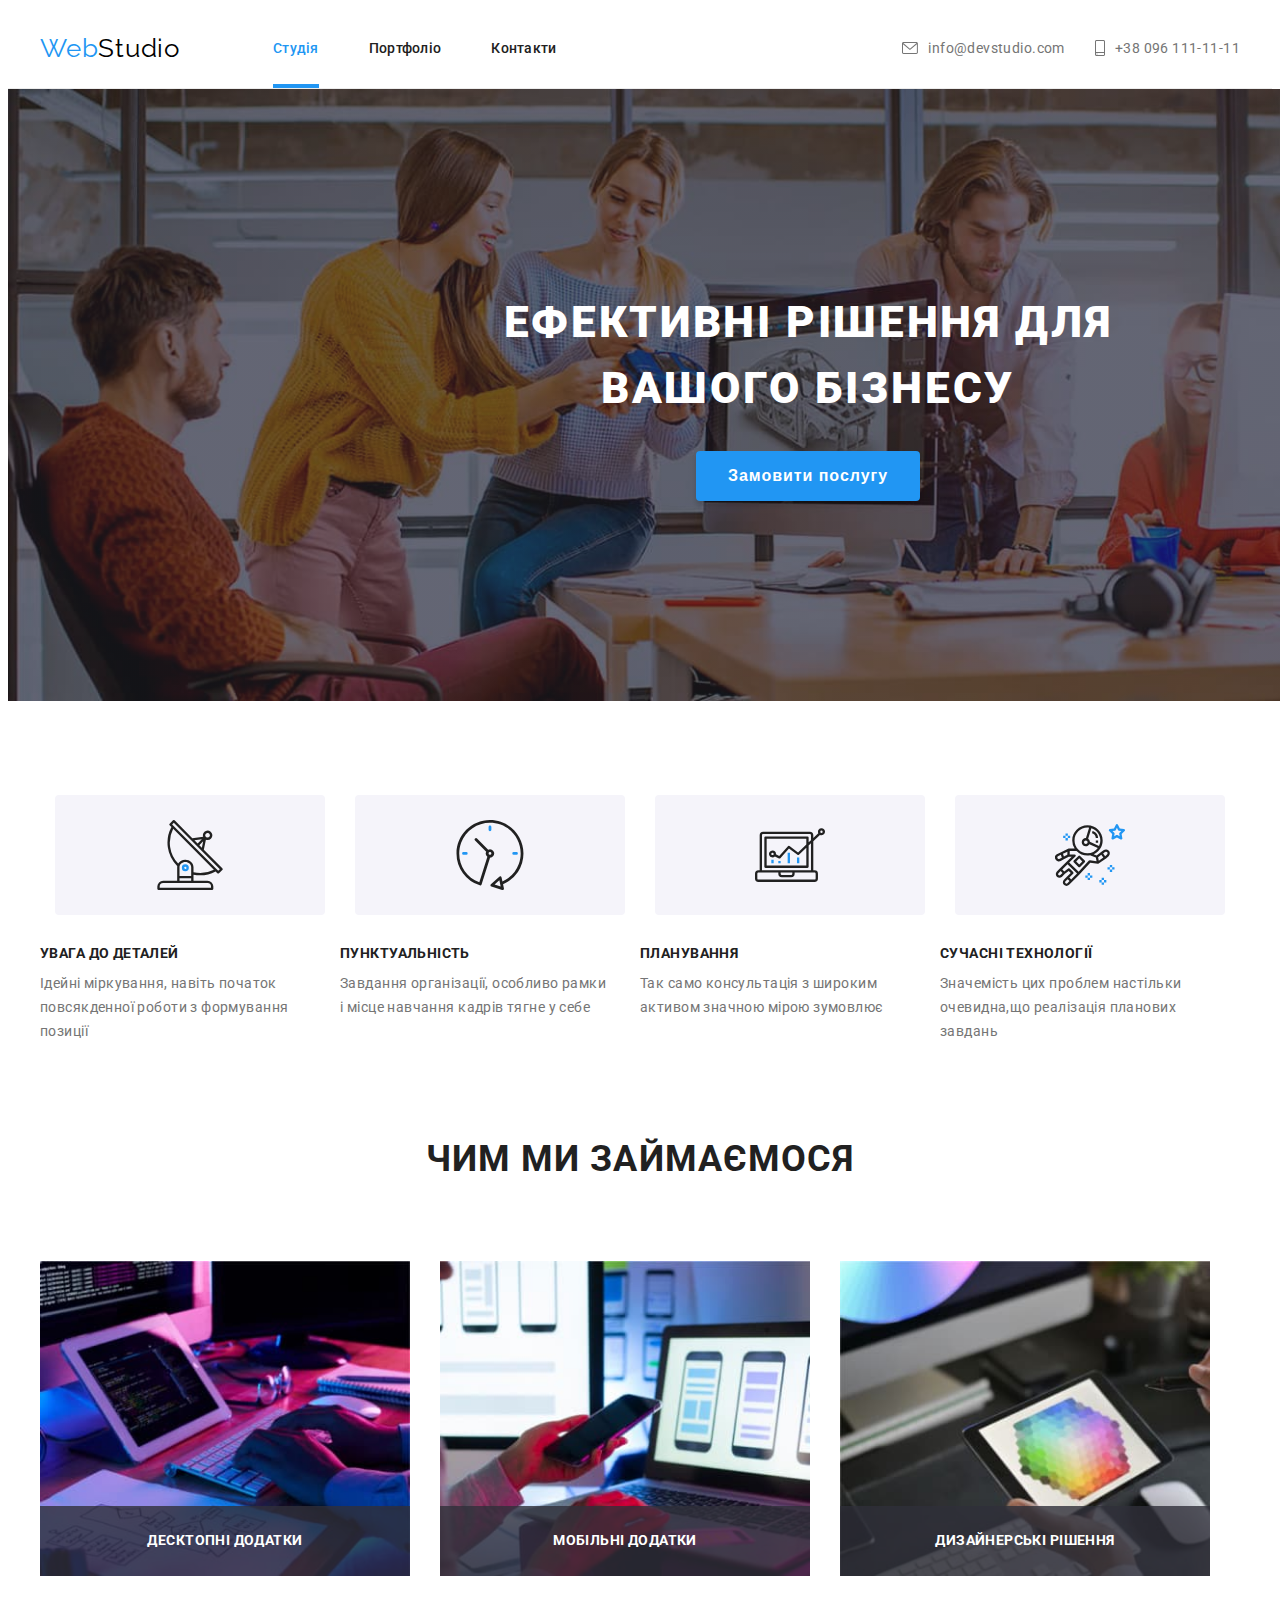
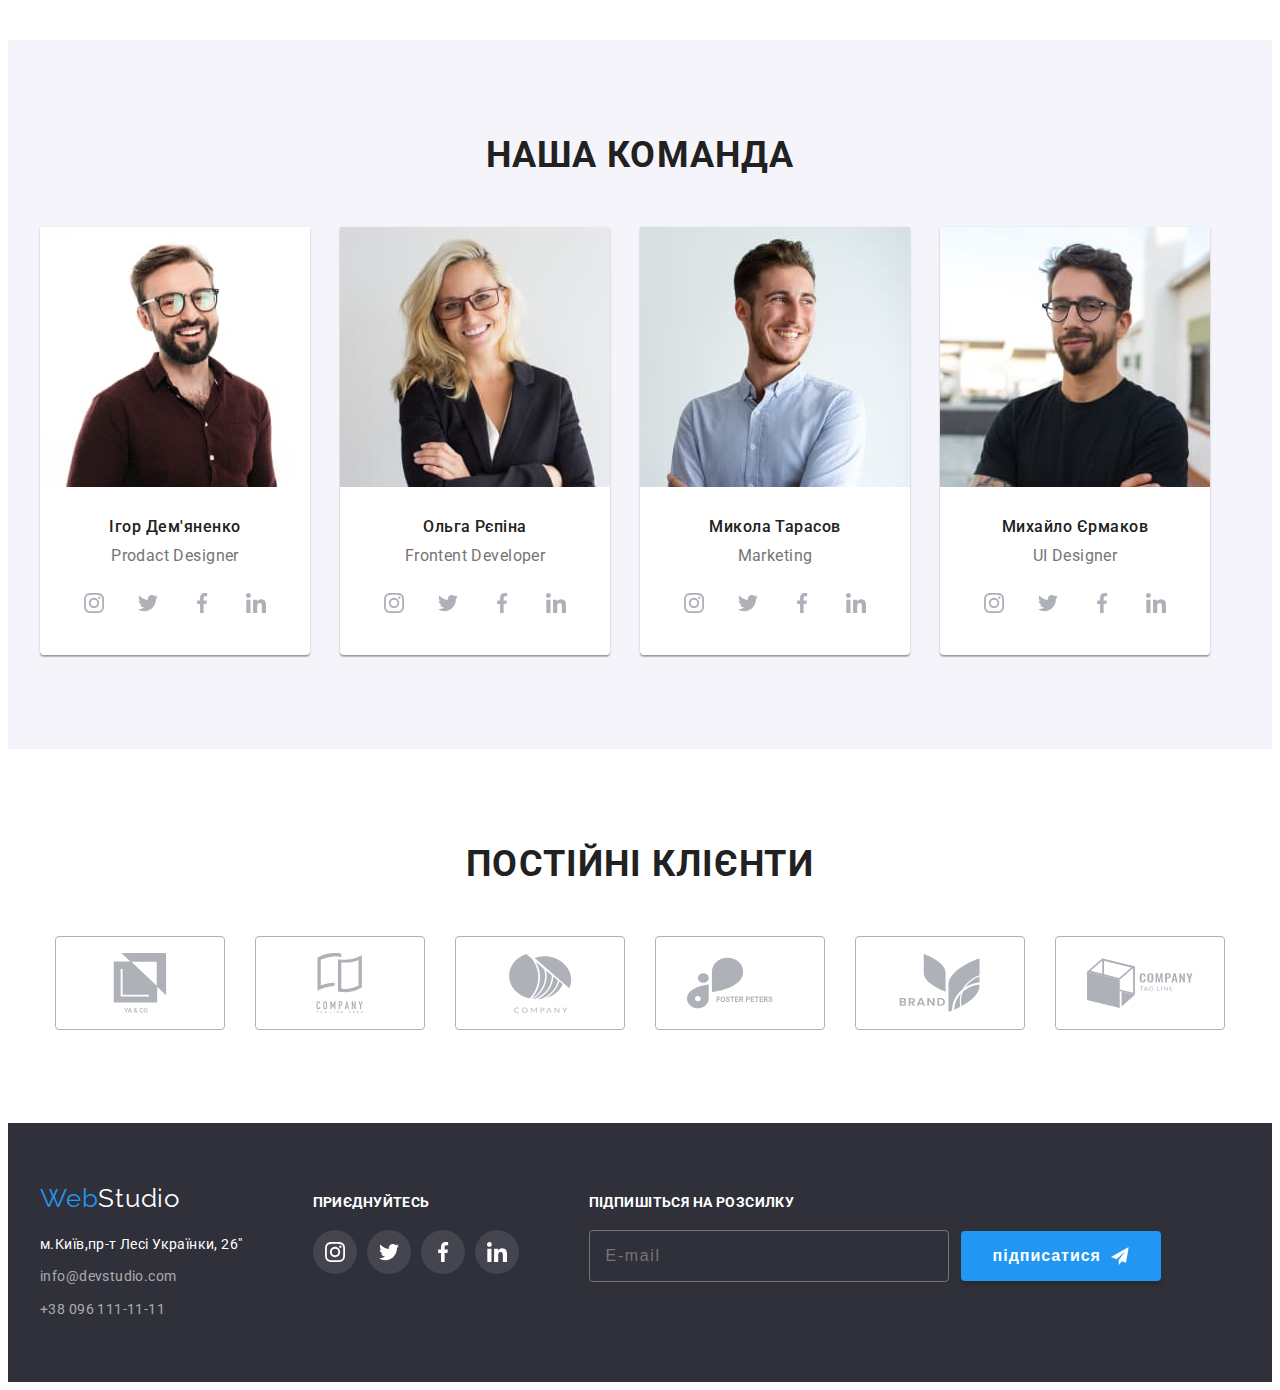
<file: index.html>
<!DOCTYPE html>
<html lang="en">
  <head>
    <meta charset="UTF-8" >
    <meta http-equiv="X-UA-Compatible" content="IE=edge" >
    <meta name="viewport" content="width=device-width, initial-scale=1.0" >
    <title>Document</title>
<link rel="preconnect" href="https://fonts.googleapis.com">
<link rel="preconnect" href="https://fonts.gstatic.com" crossorigin>
<link href="https://fonts.googleapis.com/css2?family=Raleway:wght@700&family=Roboto:wght@400;500;700;900&display=swap"
  rel="stylesheet">
  <link rel="stylesheet" href="https://cdnjs.cloudflare.com/ajax/libs/modern-normalize/1.1.0/modern-normalize.min.css" integrity="sha512-wpPYUAdjBVSE4KJnH1VR1HeZfpl1ub8YT/NKx4PuQ5NmX2tKuGu6U/JRp5y+Y8XG2tV+wKQpNHVUX03MfMFn9Q==" crossorigin="anonymous" referrerpolicy="no-referrer" />

  <link rel="stylesheet" href="css/main.min.css">
    
  </head>
  <body>
    <header class="header">
      <div class="container header__main">
        
      <nav class="menu">
        <a class="logo" href="./index.html" rel="home">Web<span class="logo--accent">Studio</span></a>
        <ul class="menu__list">
          <li class="menu__item">
            <a class="menu__page menu__page--current" href="./index.html">Студія</a>
          </li>
          <li class="menu__item" >
            <a class="menu__page" href="./portfolio.html">Портфоліо</a>
          </li>
          <li class="menu__item">
            <a class="menu__page" href="./">Контакти</a>
          </li>
        </ul>
     
    </nav>
    <ul class="contact">
       
      <li class="contact__all">
       
         <a class="contact__mail" href="mailto:info@devstudio.com">
          <svg class="contact__icon" width="16" height="12">
            <use href="./images/icons.svg#icon-envelope-hover"></use>
           </svg>
          info@devstudio.com</a>
       
    </li>

      <li class="contact__all">
       
         <a class="contact__tel" href="tel:+380961111111">
          <svg class="contact__icon" width="10" height="16">
            <use href="./images/icons.svg#icon-smartphone"></use>
           </svg>
          +38 096 111-11-11</a>
     
      </li>

    </ul>
  </div>
    </header>
    <main>
      <div class="hero">
      <section class="section hero__bunner">
        <div class="container hero__container">
        <h1 class="hero__title">ЕФЕКТИВНІ РІШЕННЯ ДЛЯ ВАШОГО БІЗНЕСУ</h1>
        <button data-modal-open class="hero__button" type="button">
          Замовити послугу
        </button>
        </div>
      </section>
      </div>
      <section class="section details">
        <div class="container details__conteiner">
        <h2 class="details__title">НАШІ ПЕРЕВАГИ</h2>
        <ul class="details__main">
          <li class="details__item">
           <div class="details__link">
          <svg class="details__icon" width="70" height="70">
            <use href="./images/icons.svg#icon-antenna-1"></use>
           </svg>
          </div>
         
        </li>
        <li class="details__item">
          <div class="details__link">
         <svg class="details__icon" width="70" height="70">
           <use href="./images/icons.svg#icon-clock-1"></use>
          </svg>
          </div>
       </li>
       <li class="details__item">
        <div class="details__link">
       <svg class="details__icon" width="70" height="70">
         <use href="./images/icons.svg#icon-diagram-1"></use>
        </svg>
        </div>
     </li>
     <li class="details__item">
      <div class="details__link">
     <svg class="details__icon" width="70" height="70">
       <use href="./images/icons.svg#icon-astronaut-1"></use>
      </svg>
      </div>
   </li>
        </ul>
        <ul class="skills">
          <li class="skills__group"> 
            <h3 class="skills__title" >УВАГА ДО ДЕТАЛЕЙ</h3>
            <p class="skills__essence">
              Ідейні міркування, навіть початок повсякденної роботи з формування
              позиції
            </p>
          </li>
          <li class="skills__group">
            <h3 class="skills__title">ПУНКТУАЛЬНІСТЬ</h3>
            <p class="skills__essence" >
              Завдання організації, особливо рамки і місце навчання кадрів тягне
              у себе
            </p>
          </li>
          <li class="skills__group">
            <h3 class="skills__title">ПЛАНУВАННЯ</h3>
            <p class="skills__essence" >
              Так само консультація з широким активом значною мірою зумовлює
            </p>
          </li>
          <li class="skills__group">
            <h3 class="skills__title" >СУЧАСНІ ТЕХНОЛОГІЇ</h3>
            <p class="skills__essence">
              Значемість цих проблем настільки очевидна,що реалізація планових
              завдань
            </p>
          </li>
        </ul>
        </div>
      </section>
      <section class="section worklist">
        <div class="container worklist__container">
        <h2 class="worklist__main-title">ЧИМ МИ ЗАЙМАЄМОСЯ</h2>
        <ul class="worklist__block">
          <li class="worklist__img"><img src="./images/box1.jpg" alt="Розробка" width="370" height="294">
         <div class="worklist__applications">
            <h3 class="worklist__title">ДЕСКТОПНІ ДОДАТКИ</h3>
          </div>
          </li>
          <li class="worklist__img"><img src="./images/box2.jpg" alt="Дизайн" width="370" height="294">
            <div class="worklist__applications">
            <h3 class="worklist__title">МОБІЛЬНІ ДОДАТКИ</h3>
        </div>
          </li>
          <li class="worklist__img"><img src="./images/box3.jpg" alt="Аналітика" width="370" height="294">
          <div class="worklist__applications">
            <h3 class="worklist__title">ДИЗАЙНЕРСЬКІ РІШЕННЯ</h3>
        </div>
          </li>
        </ul>
        </div>
      </section>
      <section class="section teams">
        <div class="container teams__best">
        <h2  class="teams__title">НАША КОМАНДА</h2>
        <ul class="teams__group">
          <li class="teams__department">
            <img class="teams__picture" src="./images/team1.jpg" alt="Спеціаліст №1" width="270" height="260">
            <h3 class="teams__name">Ігор Дем'яненко</h3>
            <p class="teams__activity">Prodact Designer</p>
            <ul class="teams__socials">
              <li class="teams__socials-item">
               <a class="teams__socials-link" href="http://instagram.com" target="_blank" rel="noopener noreferrer">
              <svg class="teams__socials-icon" width="20" height="20">
                <use href="./images/icons.svg#icon-instagram"></use>
               </svg>
               </a>
              </li>
              <li class="teams__socials-item">
                <a class="teams__socials-link" href="http://instagram.com" target="_blank" rel="noopener noreferrer">
               <svg class="teams__socials-icon" width="20" height="20">
                 <use href="./images/icons.svg#icon-twitter"></use>
                </svg>
                </a>
               </li>
               <li class="teams__socials-item">
                <a class="teams__socials-link" href="http://instagram.com" target="_blank" rel="noopener noreferrer">
               <svg class="teams__socials-icon" width="20" height="20">
                 <use href="./images/icons.svg#icon-facebook"></use>
                </svg>
                </a>
               </li>
               <li class="teams__socials-item">
                <a class="teams__socials-link" href="http://instagram.com" target="_blank" rel="noopener noreferrer">
               <svg class="teams__socials-icon" width="20" height="20">
                 <use href="./images/icons.svg#icon-linkedin"></use>
                </svg>
                </a>
               </li>
        </ul>
          <li class="teams__department">
            <img class="teams__picture" src="./images/team2.jpg" alt="Спеціаліст №2" width="270" height="260">
            <h3 class="teams__name">Ольга Рєпіна</h3>
            <p class="teams__activity">Frontent Developer</p>
            <ul class="teams__socials">
              <li class="teams__socials-item">
                
              
               <a class="teams__socials-link" href="http://instagram.com" target="_blank" rel="noopener noreferrer">
              <svg class="teams__socials-icon" width="20" height="20">
                <use href="./images/icons.svg#icon-instagram"></use>
               </svg>
               </a>
            </li>
              
              <li class="teams__socials-item">
              
                <a class="teams__socials-link" href="http://instagram.com" target="_blank" rel="noopener noreferrer">
               <svg class="teams__socials-icon" width="20" height="20">
                 <use href="./images/icons.svg#icon-twitter"></use>
                </svg>
                </a>
            
               </li>
               <li class="teams__socials-item">
                
                <a class="teams__socials-link" href="http://instagram.com" target="_blank" rel="noopener noreferrer">
               <svg class="teams__socials-icon" width="20" height="20">
                 <use href="./images/icons.svg#icon-facebook"></use>
                </svg>
                </a>
            
               </li>
               <li class="teams__socials-item">
               
                <a class="teams__socials-link" href="http://instagram.com" target="_blank" rel="noopener noreferrer">
               <svg class="teams__socials-icon" width="20" height="20">
                 <use href="./images/icons.svg#icon-linkedin"></use>
                </svg>
                </a>
             
               </li>
        </ul>
          </li>
          <li class="teams__department">
            <img class="teams__picture" src="./images/team3.jpg" alt="Спеціаліст №3" width="270" height="260">
            <h3 class="teams__name">Микола Тарасов</h3>
            <p class="teams__activity">Marketing</p>
            <ul class="teams__socials">
              <li class="teams__socials-item">
               <a class="teams__socials-link" href="http://instagram.com" target="_blank" rel="noopener noreferrer">
              <svg class="teams__socials-icon" width="20" height="20">
                <use href="./images/icons.svg#icon-instagram"></use>
               </svg>
               </a>
              </li>
              <li class="teams__socials-item">
                <a class="teams__socials-link" href="http://instagram.com" target="_blank" rel="noopener noreferrer">
               <svg class="teams__socials-icon" width="20" height="20">
                 <use href="./images/icons.svg#icon-twitter"></use>
                </svg>
                </a>
               </li>
               <li class="teams__socials-item">
                <a class="teams__socials-link" href="http://instagram.com" target="_blank" rel="noopener noreferrer">
               <svg class="teams__socials-icon" width="20" height="20">
                 <use href="./images/icons.svg#icon-facebook"></use>
                </svg>
                </a>
               </li>
               <li class="teams__socials-item">
                <a class="teams__socials-link" href="http://instagram.com" target="_blank" rel="noopener noreferrer">
               <svg class="teams__socials-icon" width="20" height="20">
                 <use href="./images/icons.svg#icon-linkedin"></use>
                </svg>
                </a>
               </li>
        </ul>
          </li>
          <li class="teams__department">
            <img class="teams__picture" src="./images/team4.jpg" alt="Спеціаліст №4" width="270" height="260">
            <h3 class="teams__name">Михайло Єрмаков</h3>
            <p class="teams__activity">UI Designer</p>
            <ul class="teams__socials">
              <li class="teams__socials-item">
               <a class="teams__socials-link" href="http://instagram.com" target="_blank" rel="noopener noreferrer">
              <svg class="teams__socials-icon" width="20" height="20">
                <use href="./images/icons.svg#icon-instagram"></use>
               </svg>
               </a>
              </li>
              <li class="teams__socials-item">
                <a class="teams__socials-link" href="http://instagram.com" target="_blank" rel="noopener noreferrer">
               <svg class="teams__socials-icon" width="20" height="20">
                 <use href="./images/icons.svg#icon-twitter"></use>
                </svg>
                </a>
               </li>
               <li class="teams__socials-item">
                <a class="teams__socials-link" href="http://instagram.com" target="_blank" rel="noopener noreferrer">
               <svg class="teams__socials-icon" width="20" height="20">
                 <use href="./images/icons.svg#icon-facebook"></use>
                </svg>
                </a>
               </li>
               <li class="teams__socials-item">
                <a class="teams__socials-link" href="http://instagram.com" target="_blank" rel="noopener noreferrer">
               <svg class="teams__socials-icon" width="20" height="20">
                 <use href="./images/icons.svg#icon-linkedin"></use>
                </svg>
                </a>
               </li>
        </ul>
          </li>
        </ul>
        </div>
      </section>
      <section class="section customer">
        <div class="container customer__bloc">
          <h2 class="customer__title">ПОСТІЙНІ КЛІЄНТИ</h2>
          <ul class="customer__our">
            <li class="customer__box">
             
                <a class="customer__link" href="" target="_blank" rel="noopener noreferrer">
                  <svg class="customer__icon" width="106" height="60">
                    <use href="./images/icons.svg#icon-group"></use>
                   </svg>
                   </a>
             
            </li>
            <li class="customer__box">
              
                <a class="customer__link" href="" target="_blank" rel="noopener noreferrer">
                  <svg class="customer__icon" width="106" height="60">
                    <use href="./images/icons.svg#icon-group-1"></use>
                   </svg>
                   </a>
             
            </li>
            <li class="customer__box" >
             
                <a class="customer__link" href="" target="_blank" rel="noopener noreferrer">
                  <svg class="customer__icon" width="106" height="60">
                    <use href="./images/icons.svg#icon-group-2"></use>
                   </svg>
                   </a>
            
            </li>
            <li class="customer__box">
              
                <a class="customer__link" href="" target="_blank" rel="noopener noreferrer">
                  <svg class="customer__icon" width="106" height="60">
                    <use href="./images/icons.svg#icon-group-3"></use>
                   </svg>
                   </a>
             
            </li>
            <li class="customer__box">
              
                <a class="customer__link" href="" target="_blank" rel="noopener noreferrer">
                  <svg class="customer__icon" width="106" height="60">
                    <use href="./images/icons.svg#icon-group-4"></use>
                   </svg>
                   </a>
             
            </li>
            <li class="customer__box">
             
                <a class="customer__link" href="" target="_blank" rel="noopener noreferrer">
                  <svg class="customer__icon" width="106" height="60">
                    <use href="./images/icons.svg#icon-group-5"></use>
                   </svg>
                   </a>
             
            </li>
          </ul>
        </div>
      </section>
    </main>
    <footer class="footer">
      <div class="container footer__bloc">
        <div>
        <a class="footer__logo" href="./index.html" rel="home">Web<span class="footer__logo--accent">Studio</span></a>
       <ul class="footer__cont">
        <li class="footer__feedback"><a class="footer__map" href="./https://www.google.com/maps">м.Київ,пр-т Лесі Українки, 26"</a></li>
        <li class="footer__feedback"><a class="footer__mail" href="mailto:info@devstudio.com">info@devstudio.com</a></li>
        <li class="footer__feedback"><a class="footer__tel" href="tel:+380961111111">+38 096 111-11-11</a></li>
      </ul>
    </div>
      <div class="footer__icons">
        <h4 class="footer__title">ПРИЄДНУЙТЕСЬ</h4>
      <ul class="footer__links">
        <li class="footer__item">
          <a class="footer__link" href="http://instagram.com" target="_blank" rel="noopener noreferrer">
         <svg class="footer__icon" width="20" height="20">
           <use href="./images/icons.svg#icon-instagram"></use>
          </svg>
          </a>
         </li>
         <li class="footer__item">
           <a class="footer__link" href="http://instagram.com" target="_blank" rel="noopener noreferrer">
          <svg class="footer__icon" width="20" height="20">
            <use href="./images/icons.svg#icon-twitter"></use>
           </svg>
           </a>
          </li>
          <li class="footer__item">
           <a class="footer__link" href="http://instagram.com" target="_blank" rel="noopener noreferrer">
          <svg class="footer__icon" width="20" height="20">
            <use href="./images/icons.svg#icon-facebook"></use>
           </svg>
           </a>
          </li>
          <li class="footer__item">
           <a class="footer__link" href="http://instagram.com" target="_blank" rel="noopener noreferrer">
          <svg class="footer__icon" width="20" height="20">
            <use href="./images/icons.svg#icon-linkedin"></use>
           </svg>
           </a>
          </li>
      </ul>
    </div>
    <div>
      <h4 class="footer__title">ПІДПИШІТЬСЯ НА РОЗСИЛКУ</h4>
      
      <form class="mailing">
        <input class="mailing__bloc-send" type="email" placeholder="E-mail" name="mailing"/>
    
      
        <button class="mailing__button" type="submit"> підписатися
          <svg class="mailing__icon"  width="24" height="24">
            <use href="./images/icons.svg#icon-icon-send"></use>
          </svg>
        </button>
      </form>
       
    </div>
    </div>
      
    </footer>
    <div  class="backdrop is-hidden" data-modal>
      <div class="modal">
        <div class="modal__btn">

          
          <button class="modal__button" data-modal-close > 
            <svg class="modal-icon-close"  width="18" height="18">
              <use href="./images/icons.svg#icon-close-black-18dp-2-1"></use>
            </svg>
          </button>
        </div>
          <strong class="modal__title">Залиште свої дані, ми вам передзвонимо</strong>
          <form class="modal__form">
   <label class="modal__label">
    <span class="modal-comment">Ім'я</span>
    <input type="text" name="name"/>
    <svg class="modal__icon" width="18" height="18">
      <use href="./images/icons.svg#icon-person-black-18dp-1"></use>
    </svg>
   


   </label>

   <label class="modal__label">
    <span class="modal__comment">Телефон</span>
    <input type="tel" name="telefon"/>
    <svg class="modal__icon" width="18" height="18">
      <use href="./images/icons.svg#icon-phone-black-18dp-1"></use>
    </svg>

   </label>

   <label class="modal__label">
    <span class="modal__comment">Пошта</span>
    <input type="email" name="E-mail"/>
    <svg class="modal__icon" width="18" height="18">
      <use href="./images/icons.svg#icon-email-black-18dp-1"></use>
    </svg>
  
   </label>


   <label class="modal__label">
    <span class="modal__comment">Коментар</span>

<textarea  placeholder="Введіть текст"></textarea>
   </label>
   <label class="modal-label-checkbox">
    <input class="modal-checkbox" type="checkbox" name="check">
      <span class="checkbox-custom">
        <svg class="checkbox-icon"  width="16" height="15">
          <use href="./images/icons.svg#icon-icon-check-1"></use>
        </svg>
      </span>
      
    <span class="modal__comment">
      Погоджуюся з розсилкою та приймаю
    </span>
    <a class="treaty" href="#"> Умови договору</a>
    
   </label>
   <div class="button-send">
   <button class="modal__button-send" type="submit"> Відправити</button>
  </div>
  </form>
      </div>
     </div>
     <script src="./js/modal.js"></script>
    </body>
    
    </html>
</file>
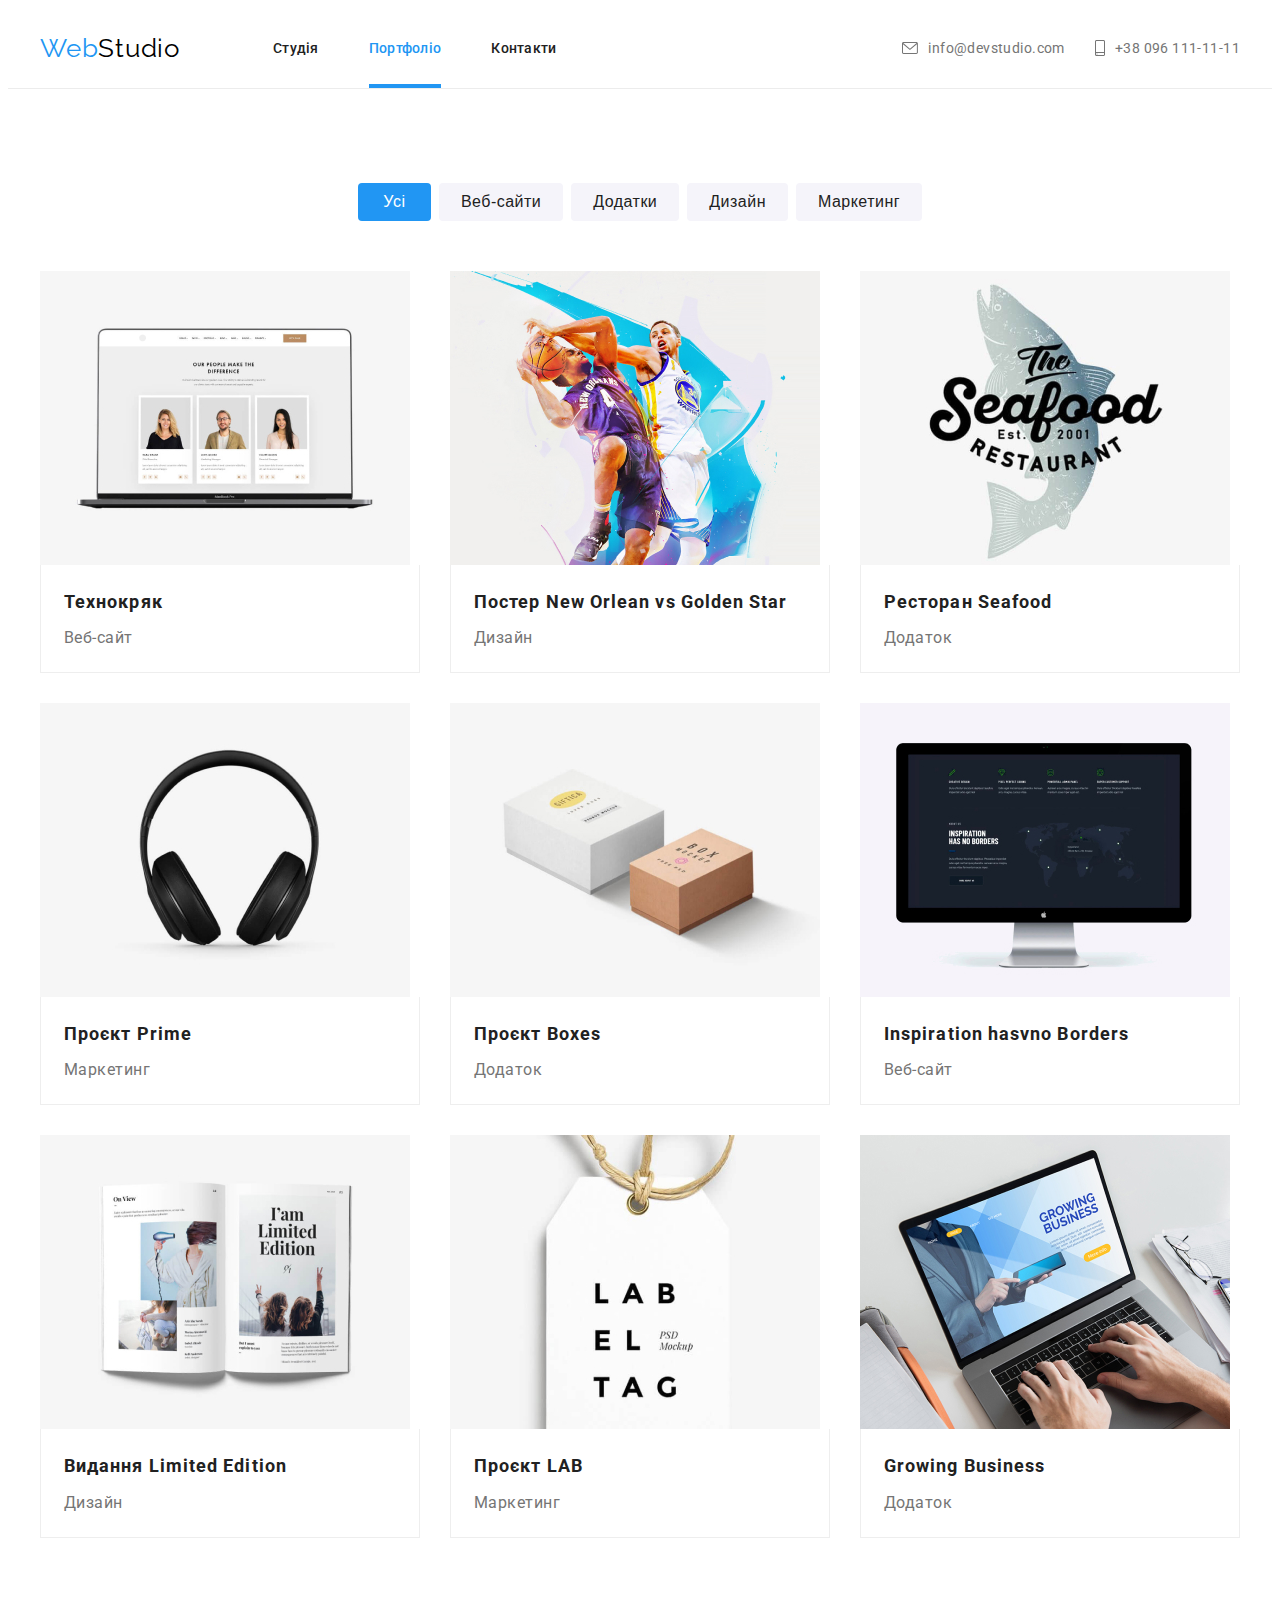
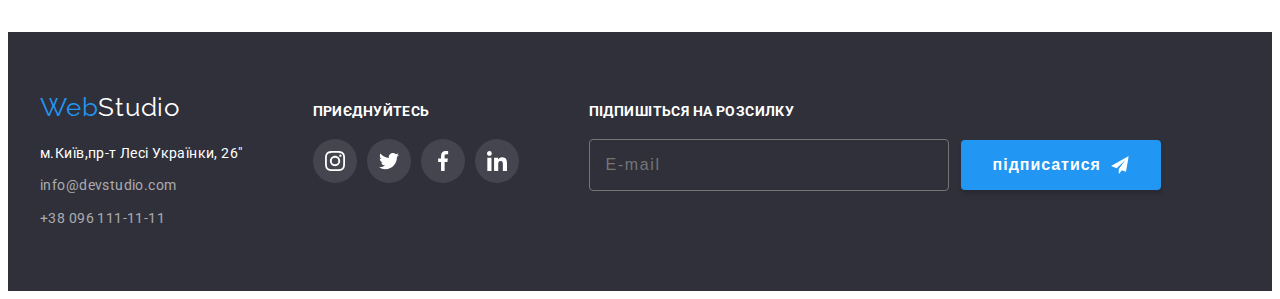
<file: portfolio.html>
<!DOCTYPE html>
<html lang="en">
<head>
    <meta charset="UTF-8">
    <meta http-equiv="X-UA-Compatible" content="IE=edge">
    <meta name="viewport" content="width=device-width, initial-scale=1.0">
    <title>Document</title>
<link rel="preconnect" href="https://fonts.googleapis.com">
<link rel="preconnect" href="https://fonts.gstatic.com" crossorigin>
<link href="https://fonts.googleapis.com/css2?family=Raleway:wght@700&family=Roboto:wght@400;500;700;900&display=swap"
    rel="stylesheet">
    <link rel="stylesheet" href="https://cdnjs.cloudflare.com/ajax/libs/modern-normalize/1.1.0/modern-normalize.min.css" integrity="sha512-wpPYUAdjBVSE4KJnH1VR1HeZfpl1ub8YT/NKx4PuQ5NmX2tKuGu6U/JRp5y+Y8XG2tV+wKQpNHVUX03MfMFn9Q==" crossorigin="anonymous" referrerpolicy="no-referrer" />
    <link rel="stylesheet" href="css/main.min.css">
</head>
<body>
    <header class="header">
      <div class="container header__main">
        <nav class="menu">
          <a class="logo" href="./index.html" rel="home">Web<span class="logo--accent">Studio</span></a>
          <ul class="menu__list">
            <li class="menu__item">
              <a class="menu__page" href="./index.html">Студія</a>
            </li>
            <li class="menu__item" >
              <a class="menu__page menu__page--current" href="./portfolio.html">Портфоліо</a>
            </li>
            <li class="menu__item">
              <a class="menu__page" href="./">Контакти</a>
            </li>
          </ul>
       
      </nav>
       <ul class="contact">
         
          <li class="contact__all">
         
             <a class="contact__mail" href="mailto:info@devstudio.com">
              <svg class="contact__icon" width="16" height="12">
                <use href="./images/icons.svg#icon-envelope-hover"></use>
               </svg>
              info@devstudio.com</a>
           
        </li>
  
          <li class="contact__all">
            
             <a class="contact__tel" href="tel:+380961111111">
              <svg class="contact__icon" width="10" height="16">
                <use href="./images/icons.svg#icon-smartphone"></use>
               </svg>
              +38 096 111-11-11</a>
          
          </li>
  
        </ul>
    </div> 
      </header>
<main>
    <section class="section">
        <div class="container">
         <h1 class="visually-hidden">Послуги</h1>
         <ul class="bt">
        <li class="btns"><button class="btn-group all "type="button">Усі</button></li>
        <li class="btns"><button class="btn-group other" type="button">Веб-сайти</button></li>
        <li class="btns"><button class="btn-group other" type="button">Додатки</button></li>
        <li class="btns"><button class="btn-group other" type="button">Дизайн</button></li>
        <li class="btns"><button class="btn-group other" type="button">Маркетинг</button></li>
        </ul>
         <ul class="project">
               <li class="bloc"> 
          
                <a class="main-foto" href="">
                  <div class="blu-foto">
                    <img  src="./images-portfolio/img1.jpg" alt="картинка1" width="370" height="294">
                    <div class="signature">
                      <p>Ресурс пропонує комплексні пропозиції з різним рівнем функціоналу та сервісів. Все це дозволить відвідувачу отримати вичерпні відомості про компанію чи приватну особу.</div>
                      </p>
                      </div>
                <div class="poster"> 
                <h2 class="project-name">Технокряк</h2>
                <p class="project-deal">Веб-сайт</p>
              </div>
               </a>
            
               </li>

                <li class="bloc">
              
                <a class="main-foto" href="">
                  <div class="blu-foto">
                  <img class="blu-foto"src="./images-portfolio/img2.jpg" alt="картинка2" width="370" height="294">
                  <div class="signature">
                    <p>Ресурс пропонує комплексні пропозиції з різним рівнем функціоналу та сервісів. Все це дозволить відвідувачу отримати вичерпні відомості про компанію чи приватну особу.</div>
                </p>
                </div>
                  <div class="poster">
                <h2 class="project-name">Постер New Orlean vs Golden Star</h2>
                 <p class="project-deal">Дизайн</p>
                </div>
              </a>
           
                </li>

                <li class="bloc">
               
                <a class="main-foto" href="">
                  <div class="blu-foto">
                  <img src="./images-portfolio/img3.jpg" alt="картинка3" width="370" height="294">
                  <div class="signature">
                    <p>Ресурс пропонує комплексні пропозиції з різним рівнем функціоналу та сервісів. Все це дозволить відвідувачу отримати вичерпні відомості про компанію чи приватну особу.</div>
                    </p>
                    </div>
                  <div class="poster">
                <h2 class="project-name">Ресторан Seafood</h2>
                 <p class="project-deal">Додаток</p>
                </div>
              </a>
           
                </li>
          
                <li class="bloc">
                
                <a class="main-foto" href="">
                  <div class="blu-foto">
                  <img src="./images-portfolio/img4.jpg" alt="картинка4" width="370" height="294">
                  <div class="signature">
                    <p>Ресурс пропонує комплексні пропозиції з різним рівнем функціоналу та сервісів. Все це дозволить відвідувачу отримати вичерпні відомості про компанію чи приватну особу.</div>
                    </p>
                    </div>
                  <div class="poster">
                  <h2 class="project-name">Проєкт Prime</h2>
                 <p class="project-deal">Маркетинг</p>
                </div> 
              </a>
            
                </li>
                <li class="bloc">
                
                 <a class="main-foto" href="">
                  <div class="blu-foto">
                  <img src="./images-portfolio/img5.jpg" alt="картинка5" width="370" height="294">
                  <div class="signature">
                    <p>Ресурс пропонує комплексні пропозиції з різним рівнем функціоналу та сервісів. Все це дозволить відвідувачу отримати вичерпні відомості про компанію чи приватну особу.</div>
                  </p>
                </div>
                  <div class="poster">
                 <h2 class="project-name">Проєкт Boxes</h2>
                <p class="project-deal">Додаток</p>
              </div> 
            </a>
               
                </li>
                
                <li class="bloc">
               
                <a class="main-foto" href="">
                  <div class="blu-foto">
                  <img src="./images-portfolio/img6.jpg" alt="картинка6" width="370" height="294">
                  <div class="signature">
                    <p>Ресурс пропонує комплексні пропозиції з різним рівнем функціоналу та сервісів. Все це дозволить відвідувачу отримати вичерпні відомості про компанію чи приватну особу.</div>
                
                </p>
              </div>
                  <div class="poster"> 
                <h2 class="project-name">Inspiration hasvno Borders </h2>
                 <p class="project-deal">Веб-сайт</p>
                </div> 
                </a>
           
              </li>
                <li class="bloc">
                 
                <a class="main-foto" href="">
                  <div class="blu-foto">
                  <img src="./images-portfolio/img7.jpg" alt="картинка7" width="370" height="294">
                  <div class="signature">
                    <p>Ресурс пропонує комплексні пропозиції з різним рівнем функціоналу та сервісів. Все це дозволить відвідувачу отримати вичерпні відомості про компанію чи приватну особу.</div>
                </p>
                </div>
                  <div class="poster"> 
                <h2 class="project-name">Видання Limited Edition</h2>
                 <p class="project-deal">Дизайн</p>
                </div> 
              </a>
        
                </li>
                
                <li class="bloc">
                 
                <a class="main-foto" href="">
                  <div class="blu-foto">
                  <img src="./images-portfolio/img8.jpg" alt="картинка8" width="370" height="294">
                  <div class="signature">
                    <p>Ресурс пропонує комплексні пропозиції з різним рівнем функціоналу та сервісів. Все це дозволить відвідувачу отримати вичерпні відомості про компанію чи приватну особу.</div>
                </p>
                </div>
                  <div class="poster">
                <h2 class="project-name">Проєкт LAB</h2>
                 <p class="project-deal">Маркетинг</p>
                </div> 
              </a>
            
                </li>

                <li class="bloc">
                 
                 <a class="main-foto" href="">
                  <div class="blu-foto">
                  <img src="./images-portfolio/img9.jpg" alt="картинка9" width="370" height="294">
                  <div class="signature">
                    <p>Ресурс пропонує комплексні пропозиції з різним рівнем функціоналу та сервісів. Все це дозволить відвідувачу отримати вичерпні відомості про компанію чи приватну особу.</div>
                </p>
                </div>
                  <div class="poster">
                 <h2 class="project-name">Growing Business</h2>
                 <p class="project-deal">Додаток</p>
                </div> 
              </a>
         
                </li>
            </ul>
        </div>
    </section>
</main>
<footer class="footer">
  <div class="container footer__bloc">
    <div>
    <a class="footer__logo" href="./index.html" rel="home">Web<span class="footer__logo--accent">Studio</span></a>
   <ul class="footer__cont">
    <li class="footer__feedback"><a class="footer__map" href="./https://www.google.com/maps">м.Київ,пр-т Лесі Українки, 26"</a></li>
    <li class="footer__feedback"><a class="footer__mail" href="mailto:info@devstudio.com">info@devstudio.com</a></li>
    <li class="footer__feedback"><a class="footer__tel" href="tel:+380961111111">+38 096 111-11-11</a></li>
  </ul>
</div>
  <div class="footer__icons">
    <h4 class="footer__title">ПРИЄДНУЙТЕСЬ</h4>
  <ul class="footer__links">
    <li class="footer__item">
      <a class="footer__link" href="http://instagram.com" target="_blank" rel="noopener noreferrer">
     <svg class="footer__icon" width="20" height="20">
       <use href="./images/icons.svg#icon-instagram"></use>
      </svg>
      </a>
     </li>
     <li class="footer__item">
       <a class="footer__link" href="http://instagram.com" target="_blank" rel="noopener noreferrer">
      <svg class="footer__icon" width="20" height="20">
        <use href="./images/icons.svg#icon-twitter"></use>
       </svg>
       </a>
      </li>
      <li class="footer__item">
       <a class="footer__link" href="http://instagram.com" target="_blank" rel="noopener noreferrer">
      <svg class="footer__icon" width="20" height="20">
        <use href="./images/icons.svg#icon-facebook"></use>
       </svg>
       </a>
      </li>
      <li class="footer__item">
       <a class="footer__link" href="http://instagram.com" target="_blank" rel="noopener noreferrer">
      <svg class="footer__icon" width="20" height="20">
        <use href="./images/icons.svg#icon-linkedin"></use>
       </svg>
       </a>
      </li>
  </ul>
</div>
<div>
  <h4 class="footer__title">ПІДПИШІТЬСЯ НА РОЗСИЛКУ</h4>
  
  <form class="mailing">
    <input class="mailing__bloc-send" type="email" placeholder="E-mail" name="mailing"/>

  
    <button class="mailing__button" type="submit"> підписатися
      <svg class="mailing__icon"  width="24" height="24">
        <use href="./images/icons.svg#icon-icon-send"></use>
      </svg>
    </button>
  </form>
   
</div>
</div>
  
</footer>

</body>
</html>
</file>
<file: css/main.min.css>
:root{--primary-text-color:#757575;--title-text-color:#212121;--accent-color:#2196f3;--primary-bg-color:#fff;--btn-bg-color:#188CE8;--border-color: #eeeeee}ul{list-style:none;margin:0;padding:0}a{text-decoration:none;margin:0;padding:0;color:inherit}h1,h2,h3,h4,p{margin:0}img{display:block;max-width:100%;height:auto}body{font-family:"Roboto",sans-serif;color:var(--primary-text-color);font-size:14px;letter-spacing:.03em;background-color:var(--primary-bg-color)}.container{width:1200px;padding-left:15px;padding-right:15px;margin-left:auto;margin-right:auto}.section{padding-top:94px;padding-bottom:94px}.header{border-bottom:1px solid #ececec}.header__main{display:-webkit-box;display:-ms-flexbox;display:flex}.menu{display:-webkit-box;display:-ms-flexbox;display:flex;-webkit-box-align:center;-ms-flex-align:center;align-items:center}.menu__list{display:-webkit-box;display:-ms-flexbox;display:flex;-webkit-padding-start:0px;padding-inline-start:0px}.menu__item:not(:last-child){margin-right:50px}.logo{display:inline-block;padding-top:24px;padding-bottom:24px;margin-right:93px;font-family:"Raleway",sans-serif;color:var(--accent-color);font-size:26px;text-decoration:none;letter-spacing:.03em}.logo--accent{color:#000}.menu__page{display:block;font-weight:500;color:var(--title-text-color);letter-spacing:.02em;padding-top:32px;padding-bottom:32px;-webkit-transition-property:color;transition-property:color;-webkit-transition-duration:250ms;transition-duration:250ms;-webkit-transition-timing-function:cubic-bezier(0.4, 0, 0.2, 1);transition-timing-function:cubic-bezier(0.4, 0, 0.2, 1);position:relative}.menu__page:focus,.menu__page:hover{color:var(--accent-color)}.menu__page--current::after{content:"";display:block;width:100%;height:4px;background-color:var(--accent-color);position:absolute;bottom:0;opacity:1}.menu__page--current{display:block;color:var(--accent-color);padding-top:32px;padding-bottom:32px}.contact{display:-webkit-box;display:-ms-flexbox;display:flex;gap:30px;margin-left:auto}.contact__all{display:-webkit-box;display:-ms-flexbox;display:flex;-webkit-box-pack:center;-ms-flex-pack:center;justify-content:center;-webkit-box-align:center;-ms-flex-align:center;align-items:center}.contact__icon{margin-right:10px;fill:var(--primary-text-color);-webkit-transition-property:fill;transition-property:fill;-webkit-transition-duration:250ms;transition-duration:250ms;-webkit-transition-timing-function:cubic-bezier(0.4, 0, 0.2, 1);transition-timing-function:cubic-bezier(0.4, 0, 0.2, 1)}.contact__mail{display:-webkit-box;display:-ms-flexbox;display:flex;-webkit-box-align:center;-ms-flex-align:center;align-items:center;-webkit-box-pack:center;-ms-flex-pack:center;justify-content:center;padding-top:32px;padding-bottom:32px;color:var(--primary-text-color);-webkit-transition-property:color;transition-property:color;-webkit-transition-duration:250ms;transition-duration:250ms;-webkit-transition-timing-function:cubic-bezier(0.4, 0, 0.2, 1);transition-timing-function:cubic-bezier(0.4, 0, 0.2, 1)}.contact__mail:hover,.contact__mail:focus{color:var(--accent-color)}.contact__tel{display:-webkit-box;display:-ms-flexbox;display:flex;-webkit-box-align:center;-ms-flex-align:center;align-items:center;padding-top:32px;padding-bottom:32px;color:var(--primary-text-color);-webkit-transition-property:color;transition-property:color;-webkit-transition-duration:250ms;transition-duration:250ms;-webkit-transition-timing-function:cubic-bezier(0.4, 0, 0.2, 1);transition-timing-function:cubic-bezier(0.4, 0, 0.2, 1)}.contact__tel:focus,.contact__tel:hover{color:var(--accent-color)}.contact__mail:focus .contact__icon{fill:var(--accent-color)}.contact__mail:hover .contact__icon{fill:var(--accent-color)}.contact__tel:focus .contact__icon{fill:var(--accent-color)}.contact__tel:hover .contact__icon{fill:var(--accent-color)}.hero__bunner{text-align:center;margin-top:auto;padding-top:200px;padding-bottom:200px;width:1600px;height:100%;margin-left:auto;margin-right:auto;background-image:-webkit-gradient(linear, left top, left bottom, from(rgba(47, 48, 58, 0.4)), to(rgba(47, 48, 58, 0.4))),url(../images/mainfon.jpg);background-image:linear-gradient(rgba(47, 48, 58, 0.4), rgba(47, 48, 58, 0.4)),url(../images/mainfon.jpg);background-repeat:no-repeat;background-position:center;background-color:#2f303a;background-size:cover}.hero__title{color:var(--primary-bg-color);font-size:44px;font-weight:900;letter-spacing:.06em;line-height:1.5;margin-right:0px;margin-bottom:30px;width:696px;margin-left:auto;margin-right:auto}.hero__button{text-align:center;padding:10px 32px;background-color:var(--accent-color);color:var(--primary-bg-color);font-size:16px;font-weight:700;letter-spacing:.06em;line-height:1.9;border-radius:4px;border:0;cursor:pointer;-webkit-box-shadow:0px 4px 4px rgba(0,0,0,.15);box-shadow:0px 4px 4px rgba(0,0,0,.15);-webkit-transition-property:color,background-color;transition-property:color,background-color;-webkit-transition-duration:250ms;transition-duration:250ms;-webkit-transition-timing-function:cubic-bezier(0.4, 0, 0.2, 1);transition-timing-function:cubic-bezier(0.4, 0, 0.2, 1)}.hero__button:focus .hero__button:hover{color:var(--primary-bg-color);background-color:var(--btn-bg-color)}.details__title{position:absolute;white-space:nowrap;width:1px;height:1px;overflow:hidden;border:0;padding:0;clip:rect(0 0 0 0);-webkit-clip-path:inset(50%);clip-path:inset(50%);margin:-1px}.details__main{display:-webkit-box;display:-ms-flexbox;display:flex;-webkit-box-pack:center;-ms-flex-pack:center;justify-content:center;-webkit-box-align:center;-ms-flex-align:center;align-items:center;gap:30px;margin-bottom:30px}.details__link{display:-webkit-box;display:-ms-flexbox;display:flex;-webkit-box-pack:center;-ms-flex-pack:center;justify-content:center;-webkit-box-align:center;-ms-flex-align:center;align-items:center;width:270px;height:120px;background-color:#f5f4fa;border-radius:4px}.skills{display:-webkit-box;display:-ms-flexbox;display:flex;-webkit-box-orient:horizontal;-webkit-box-direction:normal;-ms-flex-direction:row;flex-direction:row;margin-top:0;margin-bottom:0}.skills__group{width:270px}.skills__group:not(:last-child){margin-right:30px}.skills__title{color:var(--title-text-color);font-size:14px;font-weight:700;letter-spacing:.03em;line-height:1.2;padding-bottom:10px;margin-top:0;margin-bottom:0}.skills__essence{font-weight:400;line-height:1.7}.worklist{padding-top:0}.worklist__main-title{text-align:center;color:var(--title-text-color);font-size:36px;font-weight:700;letter-spacing:.03em;line-height:1.2;margin-top:0px;margin-bottom:50px}.worklist__block{display:-webkit-box;display:-ms-flexbox;display:flex;margin-top:0px;margin-bottom:0px;-webkit-padding-start:0px;padding-inline-start:0px}.worklist__applications{position:absolute;display:-webkit-box;display:-ms-flexbox;display:flex;-webkit-box-pack:center;-ms-flex-pack:center;justify-content:center;-webkit-box-align:center;-ms-flex-align:center;align-items:center;background-color:rgba(47,48,58,.8);width:370px;height:70px;bottom:0;right:0}.worklist__img{position:relative;bottom:-30px;position:relative}.worklist__img:not(:last-child){margin-right:30px}.worklist__title{color:var(--primary-bg-color);font-size:14px;font-weight:700;letter-spacing:.03em;line-height:1.2;text-align:center}.teams{background-color:#f5f4fa}.teams__title{text-align:center;color:var(--title-text-color);font-size:36px;font-weight:700;letter-spacing:.03em;line-height:1.2;margin-top:0px;margin-bottom:50px}.teams__group{display:-webkit-box;display:-ms-flexbox;display:flex}.teams__department{background-color:var(--primary-bg-color);-webkit-box-shadow:0px 1px 3px rgba(0,0,0,.12),0px 1px 1px rgba(0,0,0,.14),0px 2px 1px rgba(0,0,0,.2);box-shadow:0px 1px 3px rgba(0,0,0,.12),0px 1px 1px rgba(0,0,0,.14),0px 2px 1px rgba(0,0,0,.2);border-radius:0px 0px 4px 4px}.teams__department:not(:last-child){margin-right:30px}.teams__picture{margin-bottom:30px}.teams__name{color:var(--title-text-color);font-size:16px;font-weight:500;letter-spacing:.03em;line-height:1.2;margin-bottom:10px;text-align:center}.teams__activity{font-size:16px;font-weight:400;line-height:1.2;text-align:center;margin-bottom:16px}.teams__socials{display:-webkit-box;display:-ms-flexbox;display:flex;-webkit-box-pack:center;-ms-flex-pack:center;justify-content:center;-webkit-box-align:center;-ms-flex-align:center;align-items:center;gap:10px;margin-bottom:30px}.teams__socials-link{display:-webkit-box;display:-ms-flexbox;display:flex;-webkit-box-pack:center;-ms-flex-pack:center;justify-content:center;-webkit-box-align:center;-ms-flex-align:center;align-items:center;width:44px;height:44px;background-color:var(--primary-bg-color);border-radius:50%;-webkit-transition-property:background-color;transition-property:background-color;-webkit-transition-duration:250ms;transition-duration:250ms;-webkit-transition-timing-function:cubic-bezier(0.4, 0, 0.2, 1);transition-timing-function:cubic-bezier(0.4, 0, 0.2, 1)}.teams__socials-icon{fill:#afb1b8;-webkit-transition-property:fill;transition-property:fill;-webkit-transition-duration:250ms;transition-duration:250ms;-webkit-transition-timing-function:cubic-bezier(0.4, 0, 0.2, 1);transition-timing-function:cubic-bezier(0.4, 0, 0.2, 1)}.teams__socials-link:hover{background-color:var(--btn-bg-color)}.teams__socials-link:hover .teams__socials-icon{fill:var(--primary-bg-color)}.teams__socials-link:focus{background-color:var(--btn-bg-color)}.teams__socials-link:focus .teams__socials-icon{fill:var(--primary-bg-color)}.customer__title{text-align:center;color:var(--title-text-color);font-size:36px;font-weight:700;letter-spacing:.03em;line-height:1.2;margin-top:0px;margin-bottom:50px}.customer__our{display:-webkit-box;display:-ms-flexbox;display:flex;-webkit-box-pack:center;-ms-flex-pack:center;justify-content:center;-webkit-box-align:center;-ms-flex-align:center;align-items:center;gap:30px}.customer__box{display:-webkit-box;display:-ms-flexbox;display:flex;-webkit-box-pack:center;-ms-flex-pack:center;justify-content:center;-webkit-box-align:center;-ms-flex-align:center;align-items:center;width:170px;height:92px}.customer__link{display:-webkit-box;display:-ms-flexbox;display:flex;-webkit-box-pack:center;-ms-flex-pack:center;justify-content:center;-webkit-box-align:center;-ms-flex-align:center;align-items:center;width:100%;height:100%;background-color:var(--primary-bg-color);border:1px solid #afb1b8;border-radius:4px;outline:rgba(0,0,0,0);-webkit-transition-property:border-color,cursor;transition-property:border-color,cursor;-webkit-transition-duration:250ms;transition-duration:250ms;-webkit-transition-timing-function:cubic-bezier(0.4, 0, 0.2, 1);transition-timing-function:cubic-bezier(0.4, 0, 0.2, 1)}.customer__icon{fill:#afb1b8;-webkit-transition-property:fill;transition-property:fill;-webkit-transition-duration:250ms;transition-duration:250ms;-webkit-transition-timing-function:cubic-bezier(0.4, 0, 0.2, 1);transition-timing-function:cubic-bezier(0.4, 0, 0.2, 1)}.customer__link:hover{border-color:var(--accent-color);cursor:pointer}.customer__link:hover .customer__icon{fill:var(--accent-color)}.customer__link:focus{border-color:var(--accent-color);cursor:pointer}.customer__link:focus .customer__icon{fill:var(--accent-color)}.footer{background-color:#2f303a;padding-top:60px;padding-bottom:60px}.footer__bloc{display:-webkit-box;display:-ms-flexbox;display:flex;-webkit-box-align:baseline;-ms-flex-align:baseline;align-items:baseline;gap:70px}.footer__cont{letter-spacing:.03em;line-height:1.7;-webkit-transition-property:color;transition-property:color;-webkit-transition-duration:250ms;transition-duration:250ms;-webkit-transition-timing-function:cubic-bezier(0.4, 0, 0.2, 1);transition-timing-function:cubic-bezier(0.4, 0, 0.2, 1)}.footer__logo{font-family:"Raleway",sans-serif;color:var(--accent-color);font-size:26px;letter-spacing:.03em;display:-webkit-inline-box;display:-ms-inline-flexbox;display:inline-flex;margin-bottom:20px}.footer__map{color:var(--primary-bg-color);-webkit-padding-start:0px;padding-inline-start:0px;margin-top:20px}.footer__mail{color:rgba(255,255,255,.6);-webkit-transition-property:color;transition-property:color;-webkit-transition-duration:250ms;transition-duration:250ms;-webkit-transition-timing-function:cubic-bezier(0.4, 0, 0.2, 1);transition-timing-function:cubic-bezier(0.4, 0, 0.2, 1)}.footer__tel{color:rgba(255,255,255,.6);margin-left:0px;-webkit-transition-property:color;transition-property:color;-webkit-transition-duration:250ms;transition-duration:250ms;-webkit-transition-timing-function:cubic-bezier(0.4, 0, 0.2, 1);transition-timing-function:cubic-bezier(0.4, 0, 0.2, 1)}.footer__title{text-align:left;color:var(--primary-bg-color);font-size:14px;font-weight:700;letter-spacing:.03em;line-height:1.2;margin-bottom:20px}.footer__icons{display:block;-webkit-box-pack:center;-ms-flex-pack:center;justify-content:center}.footer__links{display:-webkit-box;display:-ms-flexbox;display:flex;-webkit-box-pack:left;-ms-flex-pack:left;justify-content:left;-webkit-box-align:center;-ms-flex-align:center;align-items:center;gap:10px}.footer__link{display:-webkit-box;display:-ms-flexbox;display:flex;-webkit-box-pack:center;-ms-flex-pack:center;justify-content:center;-webkit-box-align:center;-ms-flex-align:center;align-items:center;width:44px;height:44px;background-color:rgba(255,255,255,.1);border-radius:50%;-webkit-transition-property:background-color;transition-property:background-color;-webkit-transition-duration:250ms;transition-duration:250ms;-webkit-transition-timing-function:cubic-bezier(0.4, 0, 0.2, 1);transition-timing-function:cubic-bezier(0.4, 0, 0.2, 1)}.footer__icon{fill:var(--primary-bg-color)}.footer__cont:hover{color:var(--accent-color)}.footer__logo--accent{color:var(--primary-bg-color)}.footer__mail:hover,.footer__mail:focus{color:var(--accent-color)}.footer__tel:hover,.footer__tel:focus{color:var(--accent-color)}.footer__feedback:not(:last-child){margin-bottom:9px}.footer__link:hover{background-color:var(--btn-bg-color)}.footer__link:focus{background-color:var(--btn-bg-color)}.mailing{display:-webkit-box;display:-ms-flexbox;display:flex;-webkit-box-pack:center;-ms-flex-pack:center;justify-content:center;-webkit-box-align:center;-ms-flex-align:center;align-items:center}.mailing__bloc-send{background-color:#2f303a;border:1px solid #757575;border-radius:4px;width:358px;height:50px;font-weight:400;font-size:16px;line-height:1.25;letter-spacing:.1em;padding:0;color:var(--gray-40-txt-cl)}.mailing__icon{fill:var(--primary-bg-color)}.mailing__button{display:-webkit-box;display:-ms-flexbox;display:flex;-webkit-box-pack:center;-ms-flex-pack:center;justify-content:center;-webkit-box-align:center;-ms-flex-align:center;align-items:center;gap:10px;width:200px;height:50px;margin-left:12px;text-align:center;padding:10px 32px;background-color:var(--accent-color);color:var(--primary-bg-color);font-size:16px;font-weight:700;letter-spacing:.06em;line-height:1.9;border-radius:4px;border:0;cursor:pointer;-webkit-box-shadow:0px 4px 4px rgba(0,0,0,.15);box-shadow:0px 4px 4px rgba(0,0,0,.15);-webkit-transition-property:color,background-color;transition-property:color,background-color;-webkit-transition-duration:250ms;transition-duration:250ms;-webkit-transition-timing-function:cubic-bezier(0.4, 0, 0.2, 1);transition-timing-function:cubic-bezier(0.4, 0, 0.2, 1)}.mailing>input:hover,.mailing>input:focus{border-color:#2196f3}::-webkit-input-placeholder{color:var(--primary-text-color);font-size:16px;padding-left:16px}::-moz-placeholder{color:var(--primary-text-color);font-size:16px;padding-left:16px}:-ms-input-placeholder{color:var(--primary-text-color);font-size:16px;padding-left:16px}::-ms-input-placeholder{color:var(--primary-text-color);font-size:16px;padding-left:16px}::placeholder{color:var(--primary-text-color);font-size:16px;padding-left:16px}.mailing__button:hover,.mailing__button:focus{background-color:var(--accent-color)}.menu__item .studia{color:var(--title-text-color)}.visually-hidden{position:absolute;white-space:nowrap;width:1px;height:1px;overflow:hidden;border:0;padding:0;clip:rect(0 0 0 0);-webkit-clip-path:inset(50%);clip-path:inset(50%);margin:-1px}.bt{display:-webkit-box;display:-ms-flexbox;display:flex;margin-bottom:50px;-webkit-box-pack:center;-ms-flex-pack:center;justify-content:center}.btns:not(:last-child){margin-right:8px}.btn-group{background-color:#f5f4fa;letter-spacing:.03em;font-size:16px;color:var(--title-text-color);line-height:26px;display:-webkit-box;display:-ms-flexbox;display:flex;text-align:center;border-radius:4px;padding:6px 22px;border:0px;cursor:pointer}.other{-webkit-transition-property:color,background-color,-webkit-filter;transition-property:color,background-color,-webkit-filter;transition-property:color,background-color,filter;transition-property:color,background-color,filter,-webkit-filter;-webkit-transition-duration:250ms;transition-duration:250ms;-webkit-transition-timing-function:cubic-bezier(0.4, 0, 0.2, 1);transition-timing-function:cubic-bezier(0.4, 0, 0.2, 1)}.other:focus,.other:hover{color:var(--primary-bg-color);background-color:var(--btn-bg-color);-webkit-filter:drop-shadow(0px 4px 4px rgba(0, 0, 0, 0.25));filter:drop-shadow(0px 4px 4px rgba(0, 0, 0, 0.25))}.all{display:inline-block;background-color:var(--accent-color);color:var(--primary-bg-color);min-width:73px;padding:6px 25px;-webkit-transition-property:color,background-color,-webkit-filter;transition-property:color,background-color,-webkit-filter;transition-property:color,background-color,filter;transition-property:color,background-color,filter,-webkit-filter;-webkit-transition-duration:250ms;transition-duration:250ms;-webkit-transition-timing-function:cubic-bezier(0.4, 0, 0.2, 1);transition-timing-function:cubic-bezier(0.4, 0, 0.2, 1)}.all:focus,.all:hover{color:var(--btn-bg-color);background-color:var(--primary-bg-color);-webkit-filter:drop-shadow(0px 4px 4px rgba(0, 0, 0, 0.25));filter:drop-shadow(0px 4px 4px rgba(0, 0, 0, 0.25))}.project{display:-webkit-box;display:-ms-flexbox;display:flex;-ms-flex-wrap:wrap;flex-wrap:wrap;gap:30px}.bloc{width:calc((100% - 60px)/3)}.main-foto:hover,.main-foto:focus{-webkit-box-shadow:0px 1px 1px rgba(0,0,0,.12),0px 4px 4px rgba(0,0,0,.06),1px 4px 6px rgba(0,0,0,.16);box-shadow:0px 1px 1px rgba(0,0,0,.12),0px 4px 4px rgba(0,0,0,.06),1px 4px 6px rgba(0,0,0,.16)}.main-foto{display:block;outline:rgba(0,0,0,0);-webkit-transition-property:-webkit-box-shadow;transition-property:-webkit-box-shadow;transition-property:box-shadow;transition-property:box-shadow, -webkit-box-shadow;-webkit-transition-duration:250ms;transition-duration:250ms;-webkit-transition-timing-function:cubic-bezier(0.4, 0, 0.2, 1);transition-timing-function:cubic-bezier(0.4, 0, 0.2, 1)}.blu-foto{position:relative;overflow:hidden}.signature{position:absolute;display:-webkit-box;display:-ms-flexbox;display:flex;background-color:rgba(33,150,243,.9);width:100%;height:100%;top:0;right:0;font-size:18px;line-height:1.56;letter-spacing:.03em;-webkit-box-pack:center;-ms-flex-pack:center;justify-content:center;-webkit-box-align:center;-ms-flex-align:center;align-items:center;padding-top:63px;padding-bottom:63px;padding-left:24px;padding-right:24px;color:var(--primary-bg-color);opacity:1;-webkit-transition:250ms;transition:250ms;-webkit-transform:translateY(100%);transform:translateY(100%)}.main-foto:hover .signature{opacity:1;-webkit-transform:translateY(0);transform:translateY(0)}.main-foto:focus .signature{opacity:1;-webkit-transform:translateY(0);transform:translateY(0)}.poster{border-bottom:1px solid var(--border-color);border-left:1px solid var(--border-color);border-right:1px solid var(--border-color);padding-left:23px;padding-top:20px;padding-bottom:19px}.project-name{letter-spacing:.06em;font-size:18px;color:var(--title-text-color);font-weight:700;line-height:1.9;margin-bottom:4px}.project-deal{font-size:16px;color:var(--primary-text-color);letter-spacing:.03em;line-height:30px}.backdrop{display:-webkit-box;display:-ms-flexbox;display:flex;-webkit-box-pack:center;-ms-flex-pack:center;justify-content:center;-webkit-box-align:center;-ms-flex-align:center;align-items:center;position:fixed;top:0;left:0;width:100%;height:100%;background-color:rgba(0,0,0,.2);visibility:visible}.is-hidden{opacity:0;visibility:hidden;pointer-events:none}.is-hidden .modal{-webkit-animation:none;animation:none}.modal{width:528px;background-color:var(--primary-bg-color);position:relative;border-radius:4px;-webkit-transition:-webkit-transform 250ms liniar;transition:-webkit-transform 250ms liniar;transition:transform 250ms liniar;transition:transform 250ms liniar, -webkit-transform 250ms liniar;padding:40px;-webkit-animation:zoom 750ms linear forwards;animation:zoom 750ms linear forwards}.modal__title{font-weight:700;font-size:20px;line-height:1.15;text-align:center;letter-spacing:.03em;color:#212121;margin-bottom:12px;display:block}.modal__label{position:relative;display:-webkit-box;display:-ms-flexbox;display:flex;-webkit-box-orient:vertical;-webkit-box-direction:normal;-ms-flex-direction:column;flex-direction:column;gap:4px}.modal__comment{font-size:14px;line-height:1.7142857143;letter-spacing:.03em;color:var(--primary-text-color)}.modal__icon{position:absolute;bottom:11px;left:12px}.modal__button{width:30px;height:30px;display:-webkit-box;display:-ms-flexbox;display:flex;-webkit-box-pack:center;-ms-flex-pack:center;justify-content:center;-webkit-box-align:center;-ms-flex-align:center;align-items:center;background-color:var(--primary-bg-color);border:1px solid rgba(0,0,0,.1);border-radius:50%;position:absolute;top:8px;right:8px;color:#000;-webkit-transition:color 250ms linear;transition:color 250ms linear;cursor:pointer}@-webkit-keyframes zoom{0%{-webkit-transform:scale(0.2);transform:scale(0.2)}50%{-webkit-transform:scale(1.2);transform:scale(1.2)}100%{-webkit-transform:scale(1);transform:scale(1)}}@keyframes zoom{0%{-webkit-transform:scale(0.2);transform:scale(0.2)}50%{-webkit-transform:scale(1.2);transform:scale(1.2)}100%{-webkit-transform:scale(1);transform:scale(1)}}.modal__label:not(:last-child){margin-bottom:10px}.modal__label>input,.modal__label>textarea{border:1px solid rgba(33,33,33,.2);border-radius:4px}.modal__label>input{padding:7px 0;padding-left:35px;padding-right:5px;width:448px;height:40px;outline:none;border:1px solid rgba(33,33,33,.2);border-radius:4px}.modal__label>input:hover,.modal__label>input:focus{border-color:var(--accent-color);outline:1px solid rgba(0,0,0,0)}.modal__label>textarea{padding:12px 16px;outline:none;height:120px}.modal__label>textarea:hover{border-color:var(--accent-color);outline:1px solid rgba(0,0,0,0)}.modal__label>textarea:focus{border-color:var(--accent-color);outline:1px solid rgba(0,0,0,0)}.modal__label>textarea::-webkit-input-placeholder{color:rgba(117,117,117,.5);font-size:12px;letter-spacing:.01em}.modal__label>textarea::-moz-placeholder{color:rgba(117,117,117,.5);font-size:12px;letter-spacing:.01em}.modal__label>textarea:-ms-input-placeholder{color:rgba(117,117,117,.5);font-size:12px;letter-spacing:.01em}.modal__label>textarea::-ms-input-placeholder{color:rgba(117,117,117,.5);font-size:12px;letter-spacing:.01em}.modal__label>textarea::placeholder{color:rgba(117,117,117,.5);font-size:12px;letter-spacing:.01em}.modal__label>input:hover~.modal__icon,.modal__label>input:focus~.modal__icon{fill:var(--accent-color)}.modal__button:hover{color:var(--btn-bg-color)}.modal__button:hover .modal-icon-close{fill:var(--btn-bg-color)}.modal__button:focus{color:var(--btn-bg-color)}.modal__button:focus .modal-icon-close{fill:var(--btn-bg-color)}.treaty{color:var(--accent-color);text-decoration:underline}.modal-label-checkbox{display:-webkit-box;display:-ms-flexbox;display:flex;-webkit-box-align:center;-ms-flex-align:center;align-items:center;-webkit-box-pack:center;-ms-flex-pack:center;justify-content:center;gap:6px;margin-top:20px}.modal-checkbox{position:absolute;width:1px;height:1px;margin:-1px;border:none;padding:o;overflow:hidden;clip:rect(0 0 0 0)}.checkbox-custom{height:16px;width:15px;border:2px solid #000;border-radius:4px;display:-webkit-box;display:-ms-flexbox;display:flex;-webkit-box-pack:center;-ms-flex-pack:center;justify-content:center;-webkit-box-align:center;-ms-flex-align:center;align-items:center;color:rgba(0,0,0,0)}.checkbox-icon{fill:currentColor;-webkit-transition:fill 250ms linear;transition:fill 250ms linear}.modal-checkbox:checked+.checkbox-custom{background-color:var(--accent-color);color:var(--primary-bg-color);border-color:rgba(0,0,0,0)}.modal-checkbox:checked+.checkbox-custom>.checkbox-icon{fill:var(--accent-color)}.button-send{margin-top:30px;display:-webkit-box;display:-ms-flexbox;display:flex;-webkit-box-pack:center;-ms-flex-pack:center;justify-content:center;-webkit-box-align:center;-ms-flex-align:center;align-items:center;margin-bottom:0}.modal__button-send{width:200px;height:50px;text-align:center;padding:10px 32px;background-color:var(--accent-color);color:var(--primary-bg-color);font-size:16px;font-weight:700;letter-spacing:.06em;line-height:1.9;border-radius:4px;border:0;cursor:pointer;-webkit-box-shadow:0px 4px 4px rgba(0,0,0,.15);box-shadow:0px 4px 4px rgba(0,0,0,.15);-webkit-transition-property:color,background-color;transition-property:color,background-color;-webkit-transition-duration:250ms;transition-duration:250ms;-webkit-transition-timing-function:cubic-bezier(0.4, 0, 0.2, 1);transition-timing-function:cubic-bezier(0.4, 0, 0.2, 1)}.modal__button-send:hover .modal__button-send:focus{background-color:var(--accent-color)}/*# sourceMappingURL=main.min.css.map */
</file>
